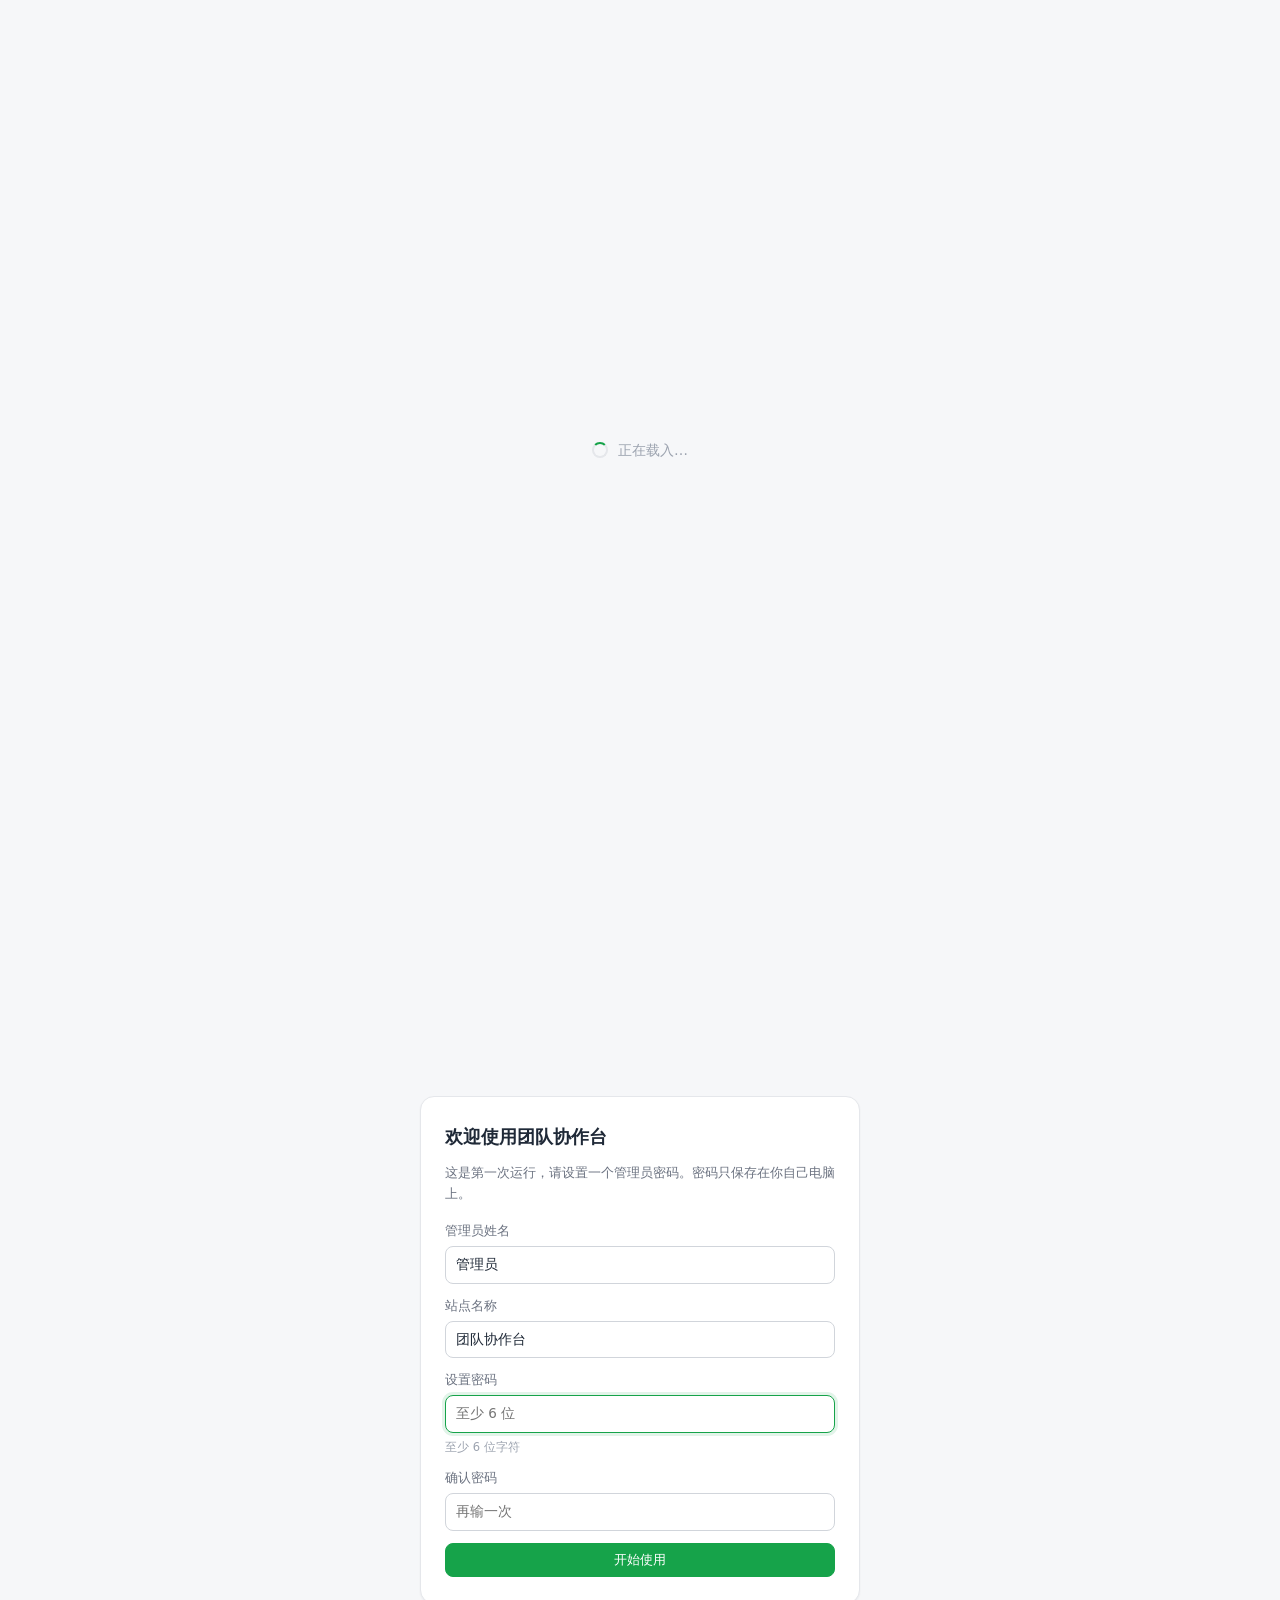
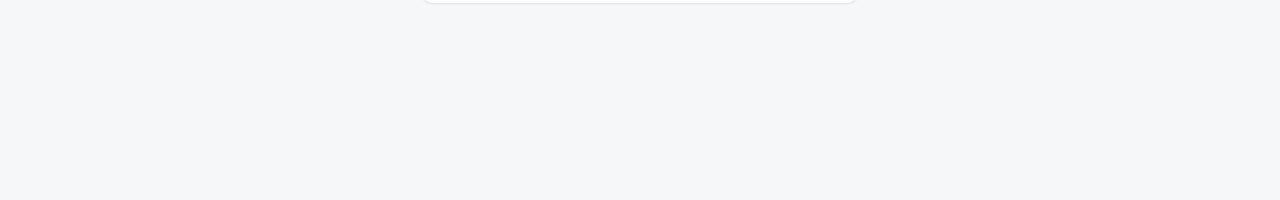
<file: src/index.html>
<!DOCTYPE html>
<html lang="zh-CN" data-theme="light">
<head>
<meta charset="UTF-8">
<meta name="viewport" content="width=device-width, initial-scale=1.0, viewport-fit=cover">
<meta name="color-scheme" content="light dark">
<meta name="format-detection" content="telephone=no">
<title>团队协作台</title>

<!-- 图标：SVG 优先（任意尺寸清晰），PNG 兜底老浏览器 -->
<link rel="icon" type="image/svg+xml" href="icons/icon.svg">
<link rel="icon" type="image/png" sizes="32x32" href="icons/icon-32.png">
<link rel="apple-touch-icon" sizes="180x180" href="icons/apple-touch-icon.png">
<link rel="mask-icon" href="icons/mask-icon.svg" color="#16a34a">
<meta name="theme-color" content="#16a34a">

<!-- 首屏骨架内联，避免等外链 CSS 时白屏 -->
<style>
  :root{
    --c-primary:#16a34a; --c-primary-d:#15803d;
    --bg:#f6f7f9; --surface:#fff; --surface-2:#f9fafb;
    --text:#1f2937; --text-2:#6b7280; --text-3:#9ca3af;
    --border:#e5e7eb; --border-2:#d1d5db;
    --danger:#dc2626; --warn:#d97706; --info:#2563eb;
  }
  html,body{margin:0;height:100%;font:14px/1.6 system-ui,-apple-system,"Segoe UI","Microsoft YaHei",sans-serif;
    background:var(--bg);color:var(--text);-webkit-text-size-adjust:100%}
  #bootTip{display:flex;align-items:center;justify-content:center;height:100%;color:var(--text-3);gap:10px}
  .bootspin{width:16px;height:16px;border:2px solid var(--border);border-top-color:var(--c-primary);
    border-radius:50%;animation:bspin .8s linear infinite}
  @keyframes bspin{to{transform:rotate(360deg)}}
  /* 致命错误页（boot.js 注入） */
  .fatal{max-width:640px;margin:8vh auto;padding:24px;background:var(--surface);
    border:1px solid #fecaca;border-radius:14px;color:#501313}
  .fatal h1{margin:0 0 12px;font-size:18px}
  .fatal pre{background:var(--surface-2);padding:10px;border-radius:8px;font-size:12px;overflow:auto}
  .fatal__help{margin:14px 0;font-size:13px;color:var(--text-2)}
  .fatal .btn{margin-top:8px}
</style>
</head>
<body>

<div id="bootTip">
  <span class="bootspin"></span>
  <span>正在载入…</span>
</div>

<div id="root"></div>

<!-- 全局遮罩与提示容器（由 UI kit 使用） -->
<div id="busyOverlay" class="busy" hidden>
  <div class="busy__box">
    <span class="spinner"></span>
    <span class="busy__text">处理中…</span>
  </div>
</div>
<div id="toastWrap" class="toasts" aria-live="polite" aria-atomic="false"></div>

<noscript>
  <div style="max-width:560px;margin:80px auto;padding:24px;background:#fff;border:1px solid #e5e7eb;border-radius:12px">
    <h1 style="font-size:16px;margin:0 0 10px">需要启用 JavaScript</h1>
    <p style="margin:0;color:#6b7280;font-size:13px">
      本程序是纯前端应用，所有功能都依赖 JavaScript。
      请在浏览器设置中启用 JavaScript 后重新打开 index.html。
    </p>
  </div>
</noscript>

<script src="js/boot.js"></script>
</body>
</html>
</file>
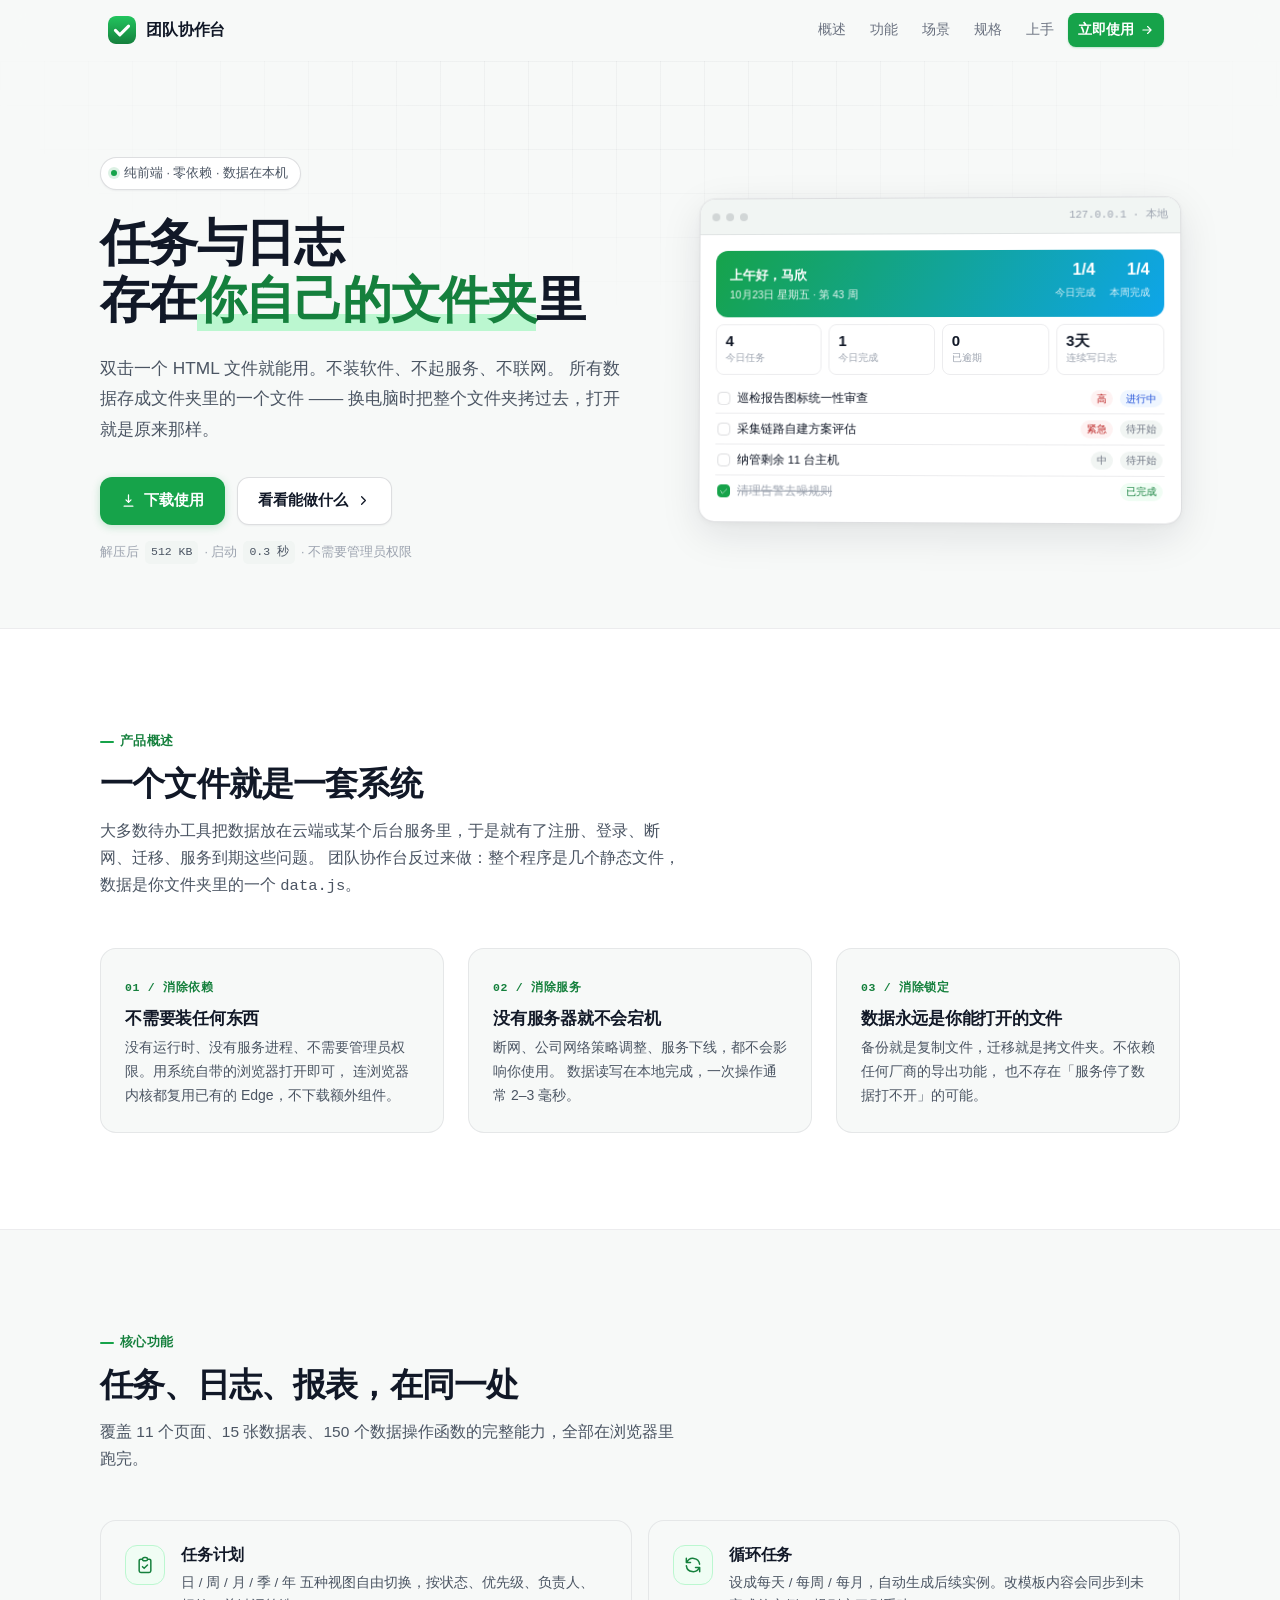
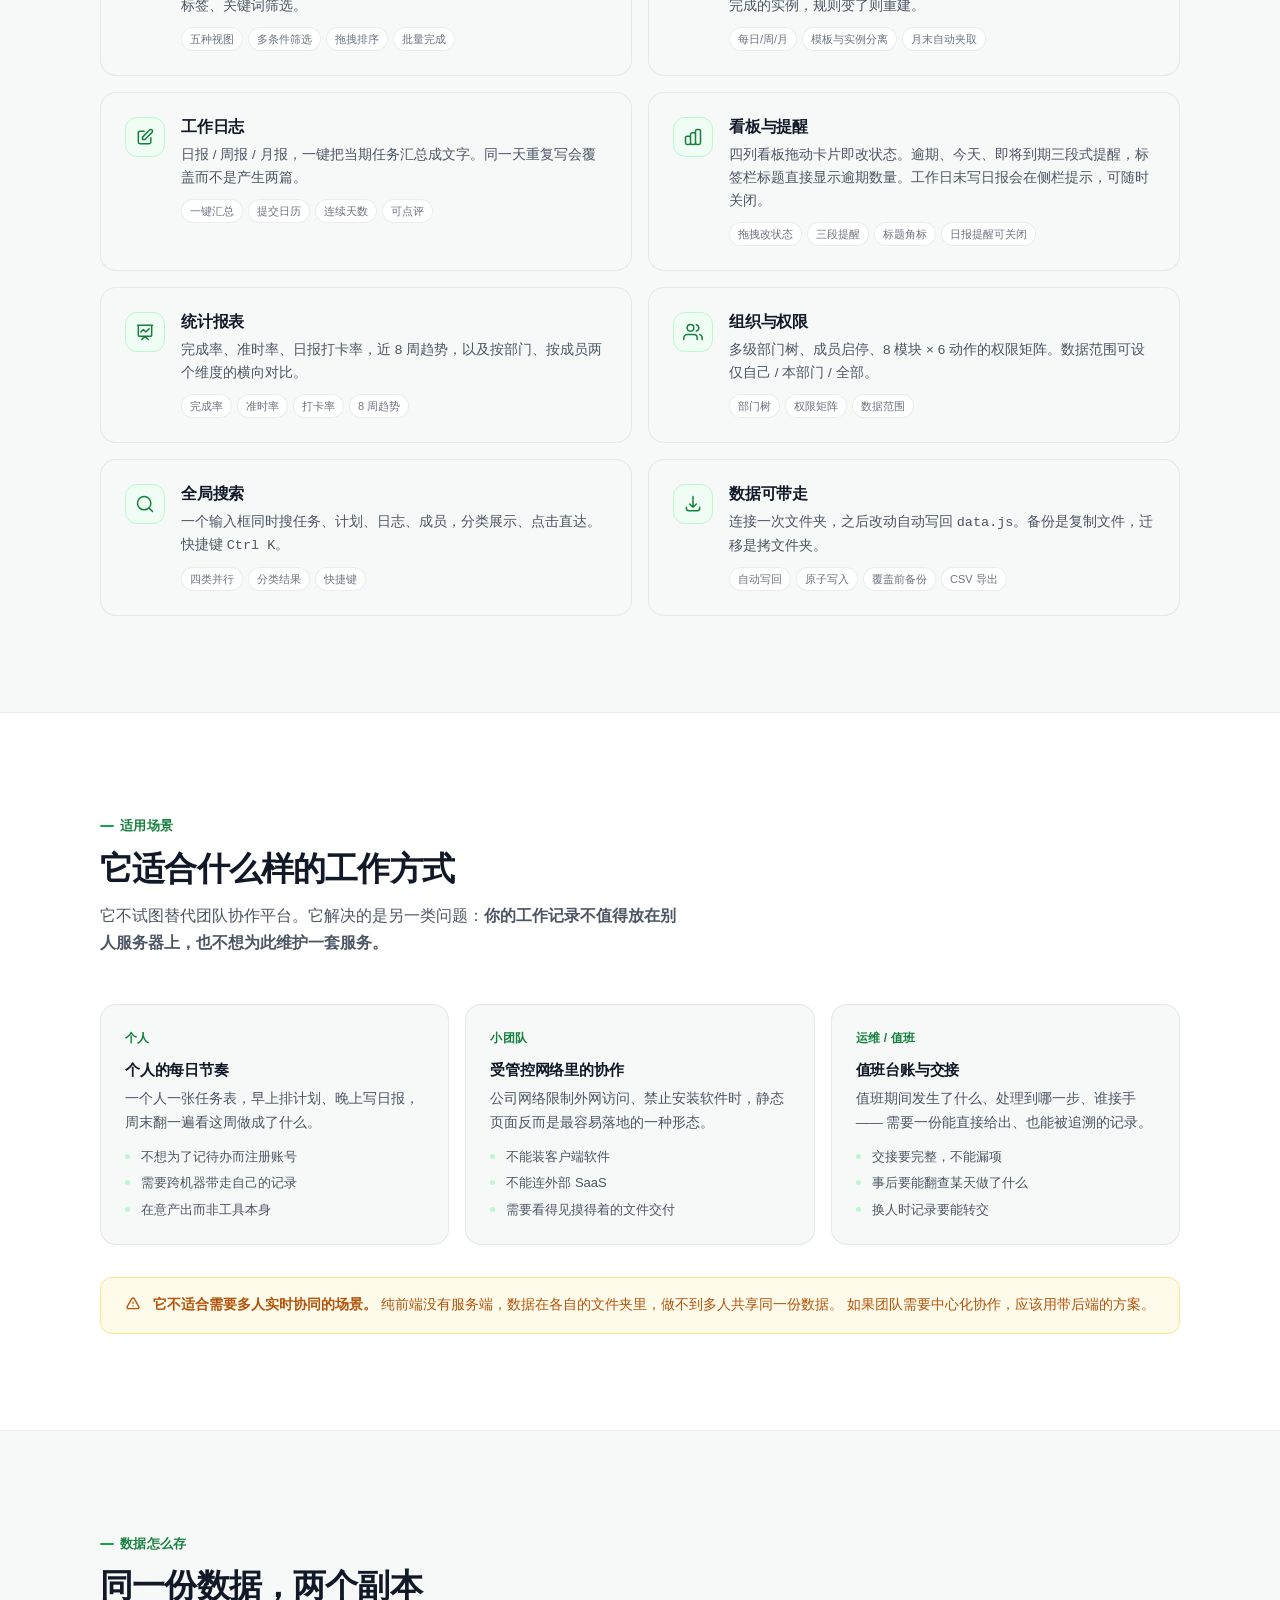
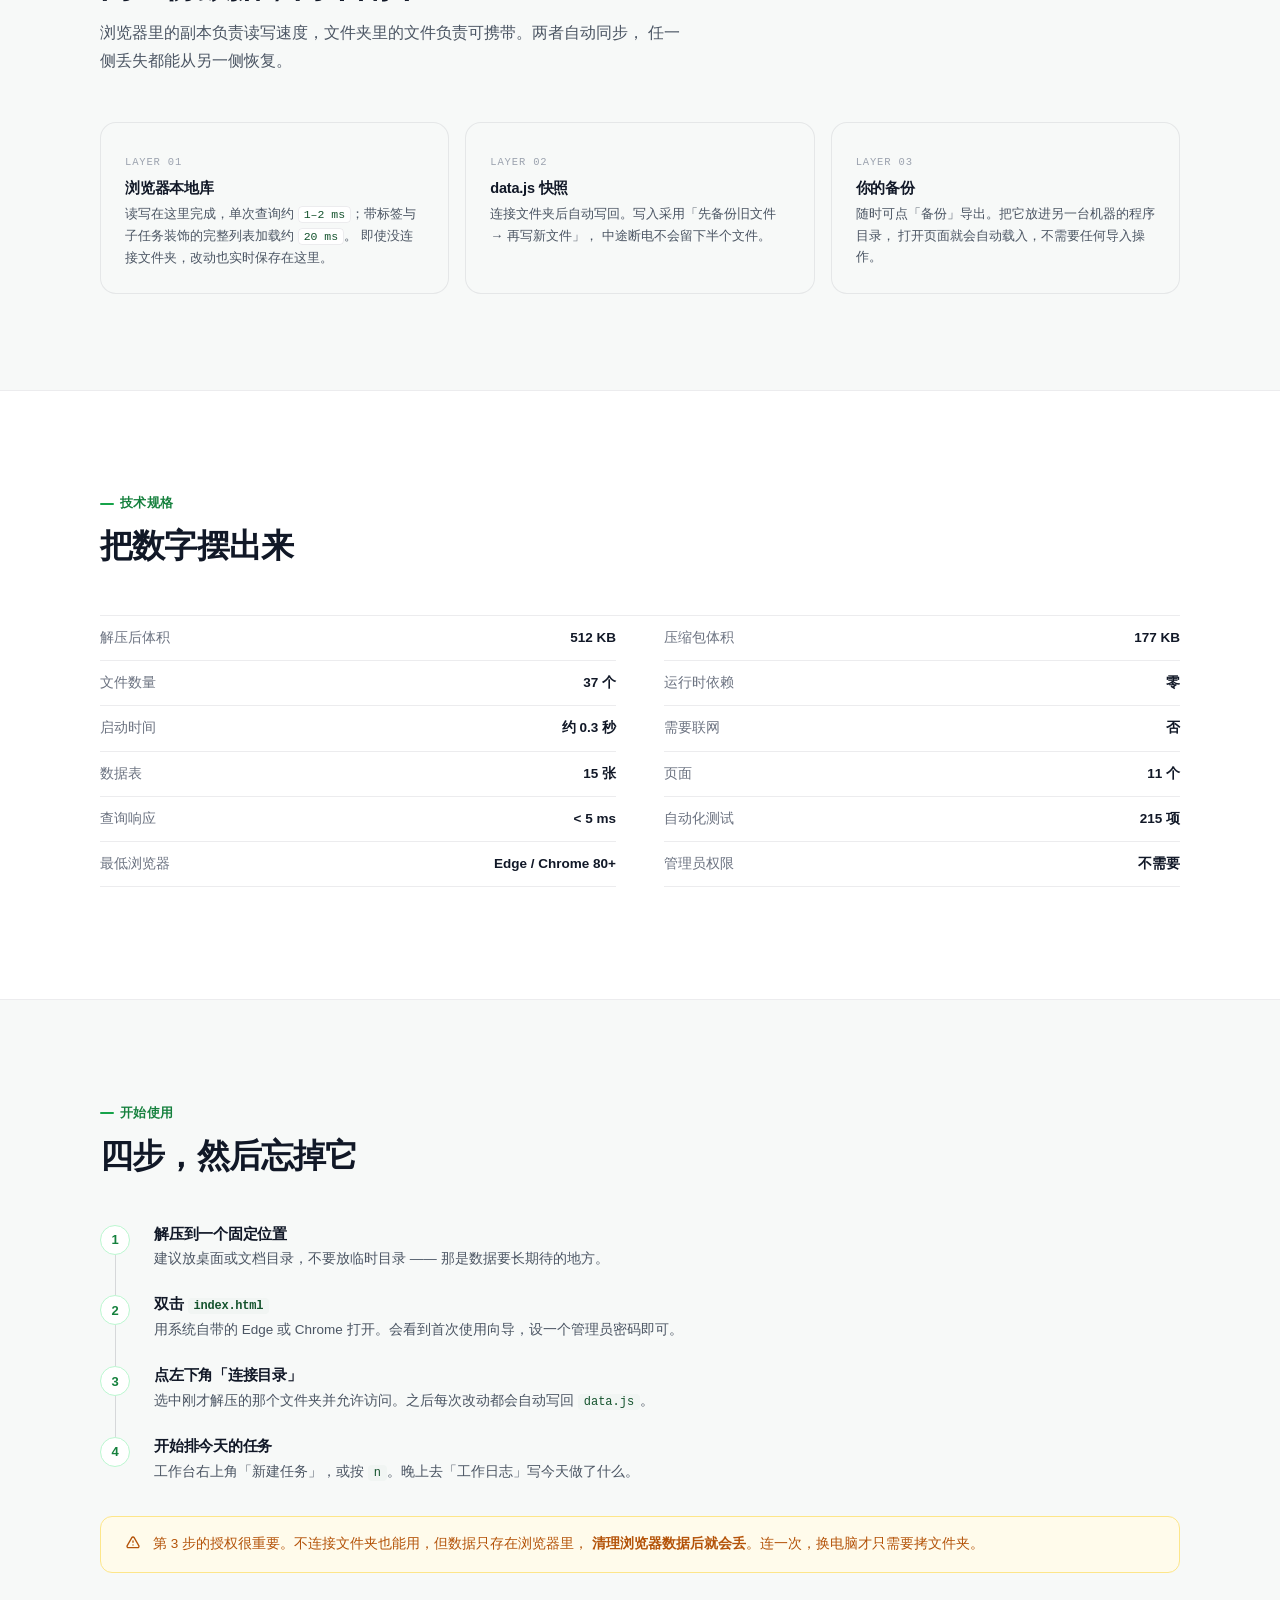
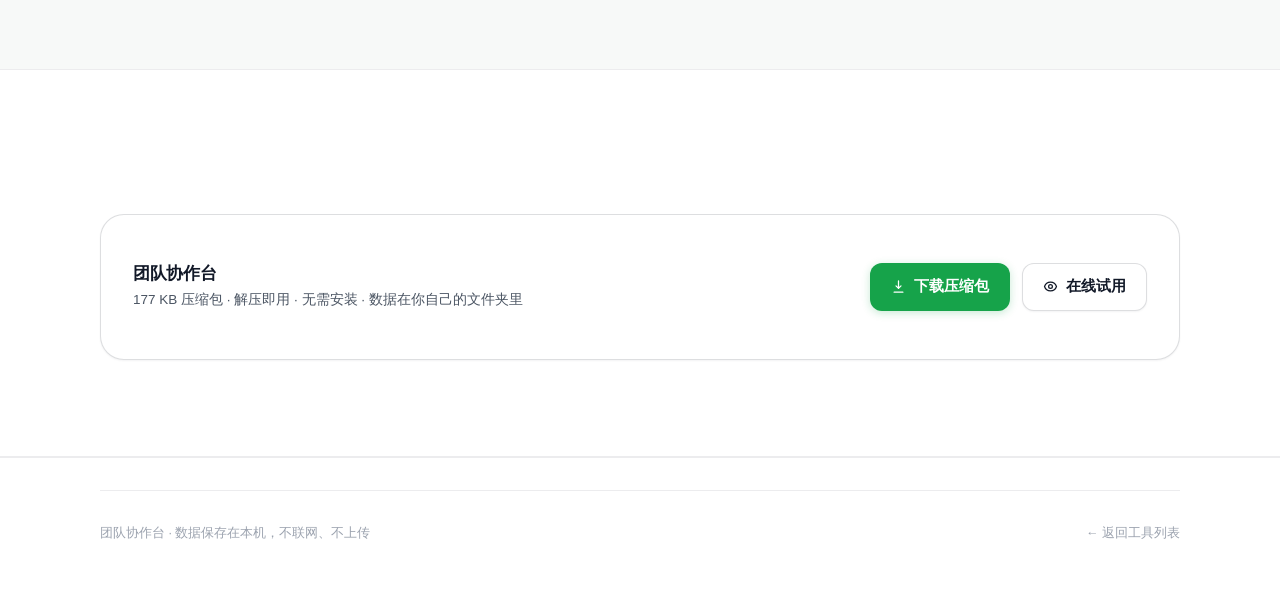
<file: docs/product.html>
<!DOCTYPE html>
<html lang="zh-CN">
<head>
<meta charset="UTF-8">
<meta name="viewport" content="width=device-width, initial-scale=1.0, viewport-fit=cover">
<title>团队协作台 — 数据在自己手里的任务与日志工具</title>
<meta name="description" content="纯前端单机任务计划与工作日志工具。双击 HTML 即用，零依赖、不联网，数据存成文件夹里一个文件，拷走就能换电脑。">
<link rel="icon" type="image/svg+xml" href="assets/icon.svg">
<meta name="theme-color" content="#16a34a">

<style>
/* ============================================================
   团队协作台 · 产品介绍页
   设计基调：清爽工作台。与产品界面同源（墨绿主色、白底、高信息密度），
   让访客第一眼就建立「这是同一个东西」的认知，而不是营销页与产品割裂。
   ============================================================ */

:root{
  /* 主色与产品界面一致，保证视觉连续性 */
  --accent:#16a34a;
  --accent-deep:#15803d;
  --accent-ink:#14532d;
  --accent-soft:#f0fdf4;
  --accent-line:#bbf7d0;

  /* 中性色偏绿，避免纯灰的冷淡感 */
  --canvas:#f7f9f8;
  --surface:#ffffff;
  --sunken:#f1f5f3;
  --ink:#111827;
  --ink-2:#4b5563;
  --ink-3:#6b7280;
  --ink-4:#9ca3af;
  --hair:rgba(17,24,39,.08);
  --hair-2:rgba(17,24,39,.14);

  --amber:#b45309;
  --amber-soft:#fffbeb;
  --red:#b91c1c;

  /* 4pt 基准的空间刻度 */
  --s1:4px; --s2:8px; --s3:12px; --s4:16px; --s5:24px;
  --s6:32px; --s7:48px; --s8:64px; --s9:96px; --s10:128px;

  --r-sm:8px; --r-md:12px; --r-lg:16px; --r-xl:24px; --r-full:999px;
  --maxw:1080px;

  /* 指数缓动：进入用 expo-out，状态切换用 quart-in-out */
  --ease-out:cubic-bezier(.16,1,.3,1);
  --ease-quart:cubic-bezier(.25,1,.5,1);
  --ease-io:cubic-bezier(.65,0,.35,1);

  --shadow-1:0 1px 2px rgba(17,24,39,.05);
  --shadow-2:0 4px 16px rgba(17,24,39,.07);
}

*,*::before,*::after{box-sizing:border-box}

html{-webkit-text-size-adjust:100%}

body{
  margin:0;
  /* 单一字体多字重：系统字体加载零延迟、中文渲染最稳 */
  font-family:-apple-system,BlinkMacSystemFont,"Segoe UI","PingFang SC","Microsoft YaHei","Noto Sans SC",Roboto,sans-serif;
  font-size:16px;
  line-height:1.65;
  color:var(--ink);
  background:var(--canvas);
  -webkit-font-smoothing:antialiased;
}

h1,h2,h3,h4{margin:0;font-weight:600;line-height:1.25;letter-spacing:-.015em}
p{margin:0}
a{color:inherit;text-decoration:none}
ul{margin:0;padding:0;list-style:none}

.wrap{width:min(100% - var(--s5) * 2, var(--maxw));margin-inline:auto}

/* 键盘可达：聚焦环不能被去掉 */
a:focus-visible,button:focus-visible{
  outline:2px solid var(--accent);
  outline-offset:3px;
  border-radius:var(--s1);
}

.sr{
  position:absolute;width:1px;height:1px;padding:0;margin:-1px;
  overflow:hidden;clip:rect(0 0 0 0);white-space:nowrap;border:0;
}

/* ============================================================
   顶栏
   ============================================================ */

.topbar{
  position:sticky;top:0;z-index:50;
  background:rgba(247,249,248,.82);
  backdrop-filter:blur(12px);
  border-bottom:1px solid transparent;
  transition:border-color .3s var(--ease-io),box-shadow .3s var(--ease-io);
}
.topbar.stuck{
  border-bottom-color:var(--hair);
  box-shadow:0 1px 12px rgba(17,24,39,.05);
}
.topbar .wrap{
  display:flex;align-items:center;gap:var(--s4);
  height:60px;padding-inline:var(--s2);
}

.brand{display:flex;align-items:center;gap:10px;font-weight:650;letter-spacing:-.01em}
.brand img{width:28px;height:28px;border-radius:var(--r-sm);display:block}
.brand span{font-size:15.5px}

.nav-links{
  margin-left:auto;display:flex;align-items:center;gap:var(--s1);
  font-size:14px;color:var(--ink-3);
  padding-right:var(--s2);
}
.nav-links a{
  padding:6px 10px;border-radius:var(--r-sm);
  transition:color .18s var(--ease-io),background .18s var(--ease-io);
}
.nav-links a:hover{color:var(--accent-ink);background:var(--accent-soft)}

.cta-mini{
  display:inline-flex;align-items:center;gap:6px;
  background:var(--accent);color:#fff;
  padding:7px 14px;border-radius:var(--r-full);
  font-size:13.5px;font-weight:600;
  box-shadow:0 1px 2px rgba(22,163,74,.25);
  transition:transform .18s var(--ease-out),background .18s var(--ease-io),box-shadow .18s var(--ease-io);
}
.cta-mini:hover{
  background:var(--accent-deep);
  transform:translateY(-1px);
  box-shadow:0 4px 12px rgba(22,163,74,.28);
}
.cta-mini svg{width:14px;height:14px}

/* ============================================================
   Hero
   ============================================================ */

.hero{position:relative;overflow:hidden;padding-block:var(--s9) var(--s8)}
.hero::before{
  /* 一层极淡的网格，暗示「结构化的工作台」，不是装饰性渐变 */
  content:"";position:absolute;inset:0;z-index:0;
  background-image:
    linear-gradient(to right,rgba(17,24,39,.035) 1px,transparent 1px),
    linear-gradient(to bottom,rgba(17,24,39,.035) 1px,transparent 1px);
  background-size:44px 44px;
  mask-image:radial-gradient(ellipse 70% 60% at 50% 0%,#000 20%,transparent 75%);
  -webkit-mask-image:radial-gradient(ellipse 70% 60% at 50% 0%,#000 20%,transparent 75%);
}
.hero .wrap{position:relative;z-index:1}

.hero-grid{
  display:grid;
  grid-template-columns:minmax(0,1.05fr) minmax(0,.95fr);
  gap:var(--s8);align-items:center;
}

.badge{
  display:inline-flex;align-items:center;gap:7px;
  background:var(--surface);
  border:1px solid var(--hair-2);
  border-radius:var(--r-full);
  padding:5px 12px 5px 10px;
  font-size:12.5px;color:var(--ink-2);font-weight:500;
  box-shadow:var(--shadow-1);
}
.badge .dot{
  width:6px;height:6px;border-radius:50%;
  background:var(--accent);
  box-shadow:0 0 0 3px rgba(22,163,74,.15);
}

h1{
  font-size:clamp(2rem,4.4vw,3.15rem);
  font-weight:700;letter-spacing:-.03em;line-height:1.14;
  margin-top:var(--s5);
}
h1 .hl{
  color:var(--accent-deep);
  /* 用底线强调而非高亮块，克制且不打断阅读节奏。
   * 关键：行高会被小字号压扁导致底线被裁，所以
   *   1) 用 padding-bottom 给底线留出空间
   *   2) box-decoration-break 保证换行时每行都完整
   *   3) 负 margin 抵消 padding，不破坏整体节奏 */
  background-image:linear-gradient(var(--accent-line),var(--accent-line));
  background-repeat:no-repeat;
  background-size:100% .34em;
  background-position:0 100%;
  padding-bottom:.06em;
  -webkit-box-decoration-break:clone;
  box-decoration-break:clone;
}

.lede{
  margin-top:var(--s5);
  font-size:clamp(1rem,1.35vw,1.125rem);
  line-height:1.78;
  color:var(--ink-2);
  max-width:34em;
}

.hero-actions{
  display:flex;flex-wrap:wrap;gap:var(--s3);
  margin-top:var(--s6);
}
.btn{
  display:inline-flex;align-items:center;gap:8px;
  padding:11px 20px;border-radius:var(--r-md);
  font-size:14.5px;font-weight:600;
  border:1px solid transparent;
  transition:transform .18s var(--ease-out),background .18s var(--ease-io),
             box-shadow .18s var(--ease-io),border-color .18s var(--ease-io);
}
.btn svg{width:15px;height:15px}
.btn-primary{
  background:var(--accent);color:#fff;
  box-shadow:0 2px 8px rgba(22,163,74,.24);
}
.btn-primary:hover{
  background:var(--accent-deep);transform:translateY(-2px);
  box-shadow:0 6px 18px rgba(22,163,74,.3);
}
.btn-ghost{
  background:var(--surface);color:var(--ink);
  border-color:var(--hair-2);
  box-shadow:var(--shadow-1);
}
.btn-ghost:hover{
  border-color:var(--ink-4);transform:translateY(-2px);
  box-shadow:var(--shadow-2);
}

.hero-note{
  margin-top:var(--s4);
  font-size:12.5px;color:var(--ink-4);
  display:flex;align-items:center;gap:6px;flex-wrap:wrap;
}
.hero-note code{
  font-family:ui-monospace,SFMono-Regular,Menlo,monospace;
  font-size:11.5px;
  background:var(--sunken);
  padding:2px 6px;border-radius:5px;
  color:var(--ink-2);
}

/* ---- Hero 右侧：功能示意窗 ---- */
.stage{position:relative}
.mock{
  background:var(--surface);
  border:1px solid var(--hair-2);
  border-radius:var(--r-lg);
  box-shadow:0 12px 40px rgba(17,24,39,.1),0 2px 8px rgba(17,24,39,.04);
  overflow:hidden;
  transform:perspective(1400px) rotateY(-2.5deg) rotateX(1.2deg);
  transition:transform .6s var(--ease-quart);
}
.mock:hover{transform:perspective(1400px) rotateY(0) rotateX(0)}

.mock-bar{
  display:flex;align-items:center;gap:6px;
  padding:9px 12px;border-bottom:1px solid var(--hair);
  background:var(--sunken);
}
.mock-bar i{width:8px;height:8px;border-radius:50%;background:var(--hair-2);display:block}
.mock-bar span{
  margin-left:auto;font-family:ui-monospace,SFMono-Regular,Menlo,monospace;
  font-size:10.5px;color:var(--ink-4);
}

.mock-body{padding:var(--s4)}

.mock-hero{
  background:linear-gradient(120deg,var(--accent),#0ea5e9);
  border-radius:var(--r-md);
  padding:12px 14px;color:#fff;
  display:flex;align-items:center;justify-content:space-between;gap:10px;
}
.mock-hero b{font-size:13px;font-weight:650;display:block}
.mock-hero small{font-size:10.5px;opacity:.9;display:block;margin-top:1px}
.mock-hero .nums{display:flex;gap:14px;text-align:right}
.mock-hero .nums em{font-style:normal;display:block;font-size:16px;font-weight:700;line-height:1}
.mock-hero .nums i{font-style:normal;font-size:9.5px;opacity:.85}

.mock-stats{
  display:grid;grid-template-columns:repeat(4,1fr);
  gap:7px;margin-top:7px;
}
.mock-stat{
  border:1px solid var(--hair);border-radius:var(--r-sm);
  padding:8px 9px;
}
.mock-stat b{display:block;font-size:15px;font-weight:700;line-height:1.1}
.mock-stat i{font-style:normal;font-size:9.5px;color:var(--ink-4);display:block;margin-top:1px}

.mock-list{margin-top:9px;display:flex;flex-direction:column;gap:1px}
.mock-row{
  display:flex;align-items:center;gap:7px;
  padding:5px 2px;font-size:11.5px;
  border-bottom:1px solid var(--hair);
}
.mock-row:last-child{border-bottom:0}
.mock-chk{
  width:13px;height:13px;flex:0 0 13px;
  border:1.5px solid var(--hair-2);border-radius:4px;
  display:flex;align-items:center;justify-content:center;
  font-size:8px;color:transparent;
}
.mock-chk.on{background:var(--accent);border-color:var(--accent);color:#fff}
.mock-row .t{flex:1;min-width:0;overflow:hidden;text-overflow:ellipsis;white-space:nowrap}
.mock-row.done .t{color:var(--ink-4);text-decoration:line-through}
.mock-pill{
  font-size:9.5px;padding:1px 6px;border-radius:var(--r-full);
  background:var(--sunken);color:var(--ink-3);white-space:nowrap;
}
.mock-pill.hi{background:#fef2f2;color:var(--red)}
.mock-pill.ing{background:#eff6ff;color:#1d4ed8}
.mock-pill.done-p{background:var(--accent-soft);color:var(--accent-deep)}

/* ============================================================
   Band（章节容器）
   ============================================================ */

.band{padding-block:var(--s9)}
.band.sunken{background:var(--surface);border-block:1px solid var(--hair)}

.kicker{
  display:inline-flex;align-items:center;gap:6px;
  font-size:12.5px;font-weight:650;letter-spacing:.02em;
  color:var(--accent-deep);
  margin-bottom:var(--s3);
}
.kicker::before{
  content:"";width:14px;height:2px;background:var(--accent);border-radius:1px;
}

h2{
  font-size:clamp(1.5rem,2.8vw,2.05rem);
  font-weight:700;letter-spacing:-.025em;
  max-width:24em;
}
.section-lede{
  margin-top:var(--s3);
  color:var(--ink-2);font-size:15.5px;line-height:1.75;
  max-width:38em;
}

/* ============================================================
   概述：三列要点
   ============================================================ */

.pillars{
  display:grid;grid-template-columns:repeat(3,1fr);
  gap:var(--s5);margin-top:var(--s7);
}
.pillar{
  padding:var(--s5);
  border:1px solid var(--hair);
  border-radius:var(--r-lg);
  background:var(--canvas);
  transition:border-color .25s var(--ease-io),transform .25s var(--ease-out),box-shadow .25s var(--ease-io);
}
.pillar:hover{
  border-color:var(--accent-line);
  transform:translateY(-3px);
  box-shadow:var(--shadow-2);
}
.pillar-num{
  font-family:ui-monospace,SFMono-Regular,Menlo,monospace;
  font-size:11.5px;color:var(--accent-deep);font-weight:600;
  letter-spacing:.06em;
}
.pillar h3{font-size:16.5px;margin-top:var(--s2)}
.pillar p{margin-top:var(--s2);font-size:14px;color:var(--ink-2);line-height:1.7}

/* ============================================================
   核心功能
   ============================================================ */

.features{display:grid;grid-template-columns:repeat(2,1fr);gap:var(--s4);margin-top:var(--s7)}
.feat{
  display:flex;gap:var(--s4);
  padding:var(--s5);
  background:var(--canvas);
  border:1px solid var(--hair);
  border-radius:var(--r-lg);
  transition:border-color .25s var(--ease-io),box-shadow .25s var(--ease-io),transform .25s var(--ease-out);
}
.feat:hover{
  border-color:var(--accent-line);
  box-shadow:var(--shadow-2);
  transform:translateY(-2px);
}
.feat-ico{
  flex:0 0 40px;width:40px;height:40px;
  border-radius:var(--r-md);
  background:var(--accent-soft);
  border:1px solid var(--accent-line);
  display:flex;align-items:center;justify-content:center;
  color:var(--accent-deep);
  transition:background .25s var(--ease-io),transform .25s var(--ease-out);
}
.feat:hover .feat-ico{background:var(--accent);border-color:var(--accent);color:#fff;transform:scale(1.06)}
.feat-ico svg{width:20px;height:20px}
.feat-body{min-width:0}
.feat h3{font-size:15.5px}
.feat p{margin-top:6px;font-size:13.5px;color:var(--ink-2);line-height:1.72}

/* 中英文混排时 baseline 不齐：给行内 code 微调 */
.feat p code,.step-body p code{white-space:nowrap}
.feat-tags{display:flex;flex-wrap:wrap;gap:5px;margin-top:10px}
.feat-tags span{
  font-size:11px;padding:2px 8px;border-radius:var(--r-full);
  background:var(--surface);border:1px solid var(--hair);
  color:var(--ink-3);
}

/* ============================================================
   适用场景
   ============================================================ */

.scenes{display:grid;grid-template-columns:repeat(3,1fr);gap:var(--s4);margin-top:var(--s7)}
.scene{
  padding:var(--s5);
  border-radius:var(--r-lg);
  border:1px solid var(--hair);
  background:var(--canvas);
  transition:border-color .25s var(--ease-io),transform .25s var(--ease-out);
}
.scene:hover{border-color:var(--accent-line);transform:translateY(-2px)}
.scene-who{
  font-size:12px;font-weight:650;color:var(--accent-deep);
  letter-spacing:.02em;margin-bottom:var(--s3);
}
.scene h3{font-size:15px}
.scene p{margin-top:var(--s2);font-size:13.5px;color:var(--ink-2);line-height:1.72}
.scene ul{margin-top:var(--s3);display:flex;flex-direction:column;gap:5px}
.scene li{
  font-size:13px;color:var(--ink-2);
  padding-left:16px;position:relative;
}
.scene li::before{
  content:"";position:absolute;left:0;top:.6em;
  width:5px;height:5px;border-radius:50%;
  background:var(--accent-line);
}

/* ============================================================
   数据流向图
   ============================================================ */

.flow{
  margin-top:var(--s7);
  display:grid;
  grid-template-columns:repeat(3,1fr);
  gap:var(--s4);
  align-items:stretch;
}
.flow-node{
  border:1px solid var(--hair);
  border-radius:var(--r-lg);
  padding:var(--s5);
  background:var(--canvas);
  position:relative;
  transition:border-color .25s var(--ease-io);
}
.flow-node:hover{border-color:var(--accent-line)}
.flow-node .n{
  font-family:ui-monospace,SFMono-Regular,Menlo,monospace;
  font-size:10.5px;color:var(--ink-4);letter-spacing:.08em;
}
.flow-node h3{font-size:14.5px;margin-top:6px}
.flow-node p{font-size:13px;color:var(--ink-2);margin-top:6px;line-height:1.65}
.flow-node code{
  font-family:ui-monospace,SFMono-Regular,Menlo,monospace;
  font-size:11.5px;background:var(--surface);
  border:1px solid var(--hair);padding:1px 5px;border-radius:4px;
  color:var(--accent-ink);
}

/* ============================================================
   规格表
   ============================================================ */

.specs{
  margin-top:var(--s7);
  display:grid;grid-template-columns:repeat(2,1fr);
  gap:0 var(--s7);
  border-top:1px solid var(--hair);
}
.spec{
  display:flex;align-items:baseline;justify-content:space-between;gap:var(--s4);
  padding:11px 0;border-bottom:1px solid var(--hair);
}
.spec dt{font-size:13.5px;color:var(--ink-3)}
.spec dd{
  margin:0;font-size:13.5px;font-weight:600;
  font-variant-numeric:tabular-nums;
  color:var(--ink);
  text-align:right;
}
.spec dd code{
  font-family:ui-monospace,SFMono-Regular,Menlo,monospace;
  font-size:12px;font-weight:500;
}

/* ============================================================
   安装步骤
   ============================================================ */

.steps{margin-top:var(--s7);display:flex;flex-direction:column;gap:0}
.step{
  display:grid;grid-template-columns:auto 1fr;
  gap:var(--s5);
  padding-bottom:var(--s5);
  position:relative;
}
.step:last-child{padding-bottom:0}
.step-n{
  width:30px;height:30px;flex:0 0 30px;
  border-radius:50%;
  background:var(--surface);
  border:1.5px solid var(--accent-line);
  color:var(--accent-deep);
  font-size:13px;font-weight:700;
  display:flex;align-items:center;justify-content:center;
  position:relative;z-index:1;
  transition:background .25s var(--ease-io),color .25s var(--ease-io),border-color .25s var(--ease-io);
}
.step:hover .step-n{background:var(--accent);color:#fff;border-color:var(--accent)}
.step:not(:last-child)::before{
  content:"";position:absolute;left:14.5px;top:30px;bottom:0;
  width:1px;background:var(--hair-2);
}
.step-body h3{font-size:15px}
.step-body p{font-size:13.5px;color:var(--ink-2);margin-top:5px;line-height:1.7}
.step-body code{
  font-family:ui-monospace,SFMono-Regular,Menlo,monospace;
  font-size:12px;background:var(--sunken);
  padding:1px 6px;border-radius:4px;color:var(--accent-ink);
}

.callout{
  margin-top:var(--s6);
  display:flex;gap:var(--s3);
  padding:var(--s4) var(--s5);
  background:var(--amber-soft);
  border:1px solid #fde68a;
  border-radius:var(--r-md);
  font-size:13.5px;color:var(--amber);line-height:1.7;
}
.callout svg{width:16px;height:16px;flex:0 0 16px;margin-top:2px}

/* ============================================================
   下载区
   ============================================================ */

.dl{
  margin-top:var(--s7);
  background:var(--surface);
  border:1px solid var(--hair-2);
  border-radius:var(--r-xl);
  padding:var(--s7) var(--s6);
  display:flex;align-items:center;justify-content:space-between;
  gap:var(--s6);flex-wrap:wrap;
  box-shadow:var(--shadow-1);
}
.dl-l h3{font-size:17px}
.dl-l p{font-size:13.5px;color:var(--ink-2);margin-top:5px}
.dl-r{display:flex;gap:var(--s3);flex-wrap:wrap}

/* ============================================================
   页脚
   ============================================================ */

.foot{
  padding-block:var(--s6);
  border-top:1px solid var(--hair);
  display:flex;align-items:center;justify-content:space-between;
  gap:var(--s4);flex-wrap:wrap;
  font-size:12.5px;color:var(--ink-4);
}
.foot a{transition:color .18s var(--ease-io)}
.foot a:hover{color:var(--accent-deep)}

/* ============================================================
   入场动效：渐进增强
   默认状态就是可见的 —— 万一 JS 挂了或 IO 不触发，
   内容依然在，绝不出现「整页 opacity:0」的经典事故。
   ============================================================ */

html.js .reveal{
  opacity:0;
  transform:translateY(14px);
  transition:opacity .7s var(--ease-out),transform .7s var(--ease-out);
  transition-delay:calc(var(--i,0) * 70ms);
  will-change:opacity,transform;
}
html.js .reveal.in{
  opacity:1;
  transform:none;
  will-change:auto;
}

@media (prefers-reduced-motion:reduce){
  html.js .reveal{opacity:1 !important;transform:none !important;transition:none !important}
  *{transition-duration:.01ms !important;animation-duration:.01ms !important}
}

/* ============================================================
   响应式
   ============================================================ */

@media (max-width:980px){
  .hero-grid{grid-template-columns:1fr;gap:var(--s7)}
  .hero{padding-block:var(--s8) var(--s7)}
  .stage{order:-1}          /* 手机端先看到界面，再读文案 */
  .mock{transform:none}
  .pillars{grid-template-columns:1fr 1fr;gap:var(--s4)}
  .features{grid-template-columns:1fr}
  .scenes{grid-template-columns:1fr 1fr}
  .flow{grid-template-columns:1fr}
  .specs{grid-template-columns:1fr;gap:0}
}

@media (max-width:720px){
  .nav-links{display:none}
  .topbar .wrap{height:56px}
  .band{padding-block:var(--s8)}
  .hero{padding-block:var(--s7) var(--s6)}
  .pillars{grid-template-columns:1fr}
  .scenes{grid-template-columns:1fr}
  .dl{padding:var(--s5);flex-direction:column;align-items:stretch}
  .dl-r{flex-direction:column}
  .dl-r .btn{justify-content:center}
  .foot{flex-direction:column;align-items:flex-start;gap:var(--s2)}
}

@media (max-width:400px){
  body{font-size:15px}
  .wrap{width:calc(100% - var(--s4) * 2)}
  .hero-actions .btn{width:100%;justify-content:center}
  .mock-stats{grid-template-columns:repeat(2,1fr)}
}

/* 打印：去掉动效与装饰，只留内容 */
@media print{
  .topbar,.hero::before,.hero-actions,.dl-r{display:none}
  html.js .reveal{opacity:1 !important;transform:none !important}
  body{background:#fff}
  .band{padding-block:var(--s5);break-inside:avoid}
}
</style>
</head>
<body>

<a class="sr" href="#main">跳到主要内容</a>

<!-- ============================ 顶栏 ============================ -->
<header class="topbar" id="topbar">
  <div class="wrap">
    <a class="brand" href="#">
      <img src="assets/icon.svg" alt="" width="28" height="28">
      <span>团队协作台</span>
    </a>
    <nav class="nav-links" aria-label="页面导航">
      <a href="#overview">概述</a>
      <a href="#features">功能</a>
      <a href="#scenes">场景</a>
      <a href="#specs">规格</a>
      <a href="#install">上手</a>
      <a href="#download" class="cta-mini">
        立即使用
        <svg viewBox="0 0 24 24" fill="none" stroke="currentColor" stroke-width="2" aria-hidden="true">
          <path d="M5 12h14M13 6l6 6-6 6" stroke-linecap="round" stroke-linejoin="round"/>
        </svg>
      </a>
    </nav>
  </div>
</header>

<main id="main">

<!-- ============================ Hero ============================ -->
<section class="hero">
  <div class="wrap">
    <div class="hero-grid">
      <div>
        <span class="badge">
          <i class="dot" aria-hidden="true"></i>
          纯前端 · 零依赖 · 数据在本机
        </span>

        <h1>任务与日志<br>存在<span class="hl">你自己的文件夹</span>里</h1>

        <p class="lede">
          双击一个 HTML 文件就能用。不装软件、不起服务、不联网。
          所有数据存成文件夹里的一个文件 —— 换电脑时把整个文件夹拷过去，打开就是原来那样。
        </p>

        <div class="hero-actions">
          <a class="btn btn-primary" href="#download">
            <svg viewBox="0 0 24 24" fill="none" stroke="currentColor" stroke-width="2" aria-hidden="true">
              <path d="M12 3v12m0 0l-4-4m4 4l4-4M5 21h14" stroke-linecap="round" stroke-linejoin="round"/>
            </svg>
            下载使用
          </a>
          <a class="btn btn-ghost" href="#features">
            看看能做什么
            <svg viewBox="0 0 24 24" fill="none" stroke="currentColor" stroke-width="2" aria-hidden="true">
              <path d="M9 6l6 6-6 6" stroke-linecap="round" stroke-linejoin="round"/>
            </svg>
          </a>
        </div>

        <p class="hero-note">
          解压后 <code>512 KB</code> · 启动 <code>0.3 秒</code> · 不需要管理员权限
        </p>
      </div>

      <!-- 界面示意：不是截图，是重新绘制的轻量 mock，
           保证任何分辨率下都清晰，也避免大图拖慢首屏 -->
      <div class="stage reveal" style="--i:1">
        <div class="mock" aria-hidden="true">
          <div class="mock-bar">
            <i></i><i></i><i></i>
            <span>127.0.0.1 · 本地</span>
          </div>
          <div class="mock-body">
            <div class="mock-hero">
              <div>
                <b>上午好，马欣</b>
                <small>10月23日 星期五 · 第 43 周</small>
              </div>
              <div class="nums">
                <div><em>1/4</em><i>今日完成</i></div>
                <div><em>1/4</em><i>本周完成</i></div>
              </div>
            </div>

            <div class="mock-stats">
              <div class="mock-stat"><b>4</b><i>今日任务</i></div>
              <div class="mock-stat"><b>1</b><i>今日完成</i></div>
              <div class="mock-stat"><b>0</b><i>已逾期</i></div>
              <div class="mock-stat"><b>3天</b><i>连续写日志</i></div>
            </div>

            <div class="mock-list">
              <div class="mock-row">
                <span class="mock-chk"></span>
                <span class="t">巡检报告图标统一性审查</span>
                <span class="mock-pill hi">高</span>
                <span class="mock-pill ing">进行中</span>
              </div>
              <div class="mock-row">
                <span class="mock-chk"></span>
                <span class="t">采集链路自建方案评估</span>
                <span class="mock-pill hi">紧急</span>
                <span class="mock-pill">待开始</span>
              </div>
              <div class="mock-row">
                <span class="mock-chk"></span>
                <span class="t">纳管剩余 11 台主机</span>
                <span class="mock-pill">中</span>
                <span class="mock-pill">待开始</span>
              </div>
              <div class="mock-row done">
                <span class="mock-chk on">✓</span>
                <span class="t">清理告警去噪规则</span>
                <span class="mock-pill done-p">已完成</span>
              </div>
            </div>
          </div>
        </div>
      </div>
    </div>
  </div>
</section>

<!-- ============================ 概述 ============================ -->
<section class="band sunken" id="overview">
  <div class="wrap">
    <span class="kicker">产品概述</span>
    <h2>一个文件就是一套系统</h2>
    <p class="section-lede">
      大多数待办工具把数据放在云端或某个后台服务里，于是就有了注册、登录、断网、迁移、服务到期这些问题。
      团队协作台反过来做：整个程序是几个静态文件，数据是你文件夹里的一个 <code>data.js</code>。
    </p>

    <div class="pillars">
      <div class="pillar reveal" style="--i:0">
        <span class="pillar-num">01 / 消除依赖</span>
        <h3>不需要装任何东西</h3>
        <p>
          没有运行时、没有服务进程、不需要管理员权限。用系统自带的浏览器打开即可，
          连浏览器内核都复用已有的 Edge，不下载额外组件。
        </p>
      </div>
      <div class="pillar reveal" style="--i:1">
        <span class="pillar-num">02 / 消除服务</span>
        <h3>没有服务器就不会宕机</h3>
        <p>
          断网、公司网络策略调整、服务下线，都不会影响你使用。
          数据读写在本地完成，一次操作通常 2–3 毫秒。
        </p>
      </div>
      <div class="pillar reveal" style="--i:2">
        <span class="pillar-num">03 / 消除锁定</span>
        <h3>数据永远是你能打开的文件</h3>
        <p>
          备份就是复制文件，迁移就是拷文件夹。不依赖任何厂商的导出功能，
          也不存在「服务停了数据打不开」的可能。
        </p>
      </div>
    </div>
  </div>
</section>

<!-- ============================ 核心功能 ============================ -->
<section class="band" id="features">
  <div class="wrap">
    <span class="kicker">核心功能</span>
    <h2>任务、日志、报表，在同一处</h2>
    <p class="section-lede">
      覆盖 11 个页面、15 张数据表、150 个数据操作函数的完整能力，全部在浏览器里跑完。
    </p>

    <div class="features">
      <article class="feat reveal" style="--i:0">
        <div class="feat-ico">
          <svg viewBox="0 0 24 24" fill="none" stroke="currentColor" stroke-width="1.8" aria-hidden="true">
            <path d="M9 5H7a2 2 0 00-2 2v12a2 2 0 002 2h10a2 2 0 002-2V7a2 2 0 00-2-2h-2M9 5a2 2 0 002 2h2a2 2 0 002-2M9 5a2 2 0 012-2h2a2 2 0 012 2m-6 9l2 2 4-4" stroke-linecap="round" stroke-linejoin="round"/>
          </svg>
        </div>
        <div class="feat-body">
          <h3>任务计划</h3>
          <p>日 / 周 / 月 / 季 / 年 五种视图自由切换，按状态、优先级、负责人、标签、关键词筛选。</p>
          <div class="feat-tags">
            <span>五种视图</span><span>多条件筛选</span><span>拖拽排序</span><span>批量完成</span>
          </div>
        </div>
      </article>

      <article class="feat reveal" style="--i:1">
        <div class="feat-ico">
          <svg viewBox="0 0 24 24" fill="none" stroke="currentColor" stroke-width="1.8" aria-hidden="true">
            <path d="M4 4v5h.582m15.356 2A8.001 8.001 0 004.582 9m0 0H9m11 11v-5h-.581m0 0a8.003 8.003 0 01-15.357-2m15.357 2H15" stroke-linecap="round" stroke-linejoin="round"/>
          </svg>
        </div>
        <div class="feat-body">
          <h3>循环任务</h3>
          <p>设成每天 / 每周 / 每月，自动生成后续实例。改模板内容会同步到未完成的实例，规则变了则重建。</p>
          <div class="feat-tags">
            <span>每日/周/月</span><span>模板与实例分离</span><span>月末自动夹取</span>
          </div>
        </div>
      </article>

      <article class="feat reveal" style="--i:2">
        <div class="feat-ico">
          <svg viewBox="0 0 24 24" fill="none" stroke="currentColor" stroke-width="1.8" aria-hidden="true">
            <path d="M11 5H6a2 2 0 00-2 2v11a2 2 0 002 2h11a2 2 0 002-2v-5m-1.414-9.414a2 2 0 112.828 2.828L11.828 15H9v-2.828l8.586-8.586z" stroke-linecap="round" stroke-linejoin="round"/>
          </svg>
        </div>
        <div class="feat-body">
          <h3>工作日志</h3>
          <p>日报 / 周报 / 月报，一键把当期任务汇总成文字。同一天重复写会覆盖而不是产生两篇。</p>
          <div class="feat-tags">
            <span>一键汇总</span><span>提交日历</span><span>连续天数</span><span>可点评</span>
          </div>
        </div>
      </article>

      <article class="feat reveal" style="--i:3">
        <div class="feat-ico">
          <svg viewBox="0 0 24 24" fill="none" stroke="currentColor" stroke-width="1.8" aria-hidden="true">
            <path d="M9 19v-6a2 2 0 00-2-2H5a2 2 0 00-2 2v6a2 2 0 002 2h2a2 2 0 002-2zm0 0V9a2 2 0 012-2h2a2 2 0 012 2v10m-6 0a2 2 0 002 2h2a2 2 0 002-2m0 0V5a2 2 0 012-2h2a2 2 0 012 2v14a2 2 0 01-2 2h-2a2 2 0 01-2-2z" stroke-linecap="round" stroke-linejoin="round"/>
          </svg>
        </div>
        <div class="feat-body">
          <h3>看板与提醒</h3>
          <p>四列看板拖动卡片即改状态。逾期、今天、即将到期三段式提醒，标签栏标题直接显示逾期数量。工作日未写日报会在侧栏提示，可随时关闭。</p>
          <div class="feat-tags">
            <span>拖拽改状态</span><span>三段提醒</span><span>标题角标</span><span>日报提醒可关闭</span>
          </div>
        </div>
      </article>

      <article class="feat reveal" style="--i:4">
        <div class="feat-ico">
          <svg viewBox="0 0 24 24" fill="none" stroke="currentColor" stroke-width="1.8" aria-hidden="true">
            <path d="M7 12l3-3 3 3 4-4M8 21l4-4 4 4M3 4h18M4 4h16v12a1 1 0 01-1 1H5a1 1 0 01-1-1V4z" stroke-linecap="round" stroke-linejoin="round"/>
          </svg>
        </div>
        <div class="feat-body">
          <h3>统计报表</h3>
          <p>完成率、准时率、日报打卡率，近 8 周趋势，以及按部门、按成员两个维度的横向对比。</p>
          <div class="feat-tags">
            <span>完成率</span><span>准时率</span><span>打卡率</span><span>8 周趋势</span>
          </div>
        </div>
      </article>

      <article class="feat reveal" style="--i:5">
        <div class="feat-ico">
          <svg viewBox="0 0 24 24" fill="none" stroke="currentColor" stroke-width="1.8" aria-hidden="true">
            <path d="M17 21v-2a4 4 0 00-4-4H5a4 4 0 00-4 4v2M9 11a4 4 0 100-8 4 4 0 000 8zm14 10v-2a4 4 0 00-3-3.87M16 3.13a4 4 0 010 7.75" stroke-linecap="round" stroke-linejoin="round"/>
          </svg>
        </div>
        <div class="feat-body">
          <h3>组织与权限</h3>
          <p>多级部门树、成员启停、8 模块 × 6 动作的权限矩阵。数据范围可设仅自己 / 本部门 / 全部。</p>
          <div class="feat-tags">
            <span>部门树</span><span>权限矩阵</span><span>数据范围</span>
          </div>
        </div>
      </article>

      <article class="feat reveal" style="--i:6">
        <div class="feat-ico">
          <svg viewBox="0 0 24 24" fill="none" stroke="currentColor" stroke-width="1.8" aria-hidden="true">
            <path d="M21 21l-4.35-4.35M11 19a8 8 0 100-16 8 8 0 000 16z" stroke-linecap="round" stroke-linejoin="round"/>
          </svg>
        </div>
        <div class="feat-body">
          <h3>全局搜索</h3>
          <p>一个输入框同时搜任务、计划、日志、成员，分类展示、点击直达。快捷键 <code>Ctrl K</code>。</p>
          <div class="feat-tags">
            <span>四类并行</span><span>分类结果</span><span>快捷键</span>
          </div>
        </div>
      </article>

      <article class="feat reveal" style="--i:7">
        <div class="feat-ico">
          <svg viewBox="0 0 24 24" fill="none" stroke="currentColor" stroke-width="1.8" aria-hidden="true">
            <path d="M4 16v1a3 3 0 003 3h10a3 3 0 003-3v-1M12 3v13m0 0l-4-4m4 4l4-4" stroke-linecap="round" stroke-linejoin="round"/>
          </svg>
        </div>
        <div class="feat-body">
          <h3>数据可带走</h3>
          <p>连接一次文件夹，之后改动自动写回 <code>data.js</code>。备份是复制文件，迁移是拷文件夹。</p>
          <div class="feat-tags">
            <span>自动写回</span><span>原子写入</span><span>覆盖前备份</span><span>CSV 导出</span>
          </div>
        </div>
      </article>
    </div>
  </div>
</section>

<!-- ============================ 适用场景 ============================ -->
<section class="band sunken" id="scenes">
  <div class="wrap">
    <span class="kicker">适用场景</span>
    <h2>它适合什么样的工作方式</h2>
    <p class="section-lede">
      它不试图替代团队协作平台。它解决的是另一类问题：<strong>你的工作记录不值得放在别人服务器上，也不想为此维护一套服务。</strong>
    </p>

    <div class="scenes">
      <article class="scene reveal" style="--i:0">
        <div class="scene-who">个人</div>
        <h3>个人的每日节奏</h3>
        <p>一个人一张任务表，早上排计划、晚上写日报，周末翻一遍看这周做成了什么。</p>
        <ul>
          <li>不想为了记待办而注册账号</li>
          <li>需要跨机器带走自己的记录</li>
          <li>在意产出而非工具本身</li>
        </ul>
      </article>

      <article class="scene reveal" style="--i:1">
        <div class="scene-who">小团队</div>
        <h3>受管控网络里的协作</h3>
        <p>公司网络限制外网访问、禁止安装软件时，静态页面反而是最容易落地的一种形态。</p>
        <ul>
          <li>不能装客户端软件</li>
          <li>不能连外部 SaaS</li>
          <li>需要看得见摸得着的文件交付</li>
        </ul>
      </article>

      <article class="scene reveal" style="--i:2">
        <div class="scene-who">运维 / 值班</div>
        <h3>值班台账与交接</h3>
        <p>值班期间发生了什么、处理到哪一步、谁接手 —— 需要一份能直接给出、也能被追溯的记录。</p>
        <ul>
          <li>交接要完整，不能漏项</li>
          <li>事后要能翻查某天做了什么</li>
          <li>换人时记录要能转交</li>
        </ul>
      </article>
    </div>

    <div class="callout reveal" style="--i:3">
      <svg viewBox="0 0 24 24" fill="none" stroke="currentColor" stroke-width="2" aria-hidden="true">
        <path d="M12 9v2m0 4h.01M5 19h14a2 2 0 001.84-2.75L13.74 4a2 2 0 00-3.5 0L3.16 16.25A2 2 0 005 19z" stroke-linecap="round" stroke-linejoin="round"/>
      </svg>
      <div>
        <strong>它不适合需要多人实时协同的场景。</strong>
        纯前端没有服务端，数据在各自的文件夹里，做不到多人共享同一份数据。
        如果团队需要中心化协作，应该用带后端的方案。
      </div>
    </div>
  </div>
</section>

<!-- ============================ 数据怎么存 ============================ -->
<section class="band">
  <div class="wrap">
    <span class="kicker">数据怎么存</span>
    <h2>同一份数据，两个副本</h2>
    <p class="section-lede">
      浏览器里的副本负责读写速度，文件夹里的文件负责可携带。两者自动同步，
      任一侧丢失都能从另一侧恢复。
    </p>

    <div class="flow">
      <div class="flow-node reveal" style="--i:0">
        <span class="n">LAYER 01</span>
        <h3>浏览器本地库</h3>
        <p>
          读写在这里完成，单次查询约 <code>1–2 ms</code>；带标签与子任务装饰的完整列表加载约 <code>20 ms</code>。
          即使没连接文件夹，改动也实时保存在这里。
        </p>
      </div>
      <div class="flow-node reveal" style="--i:1">
        <span class="n">LAYER 02</span>
        <h3>data.js 快照</h3>
        <p>
          连接文件夹后自动写回。写入采用「先备份旧文件 → 再写新文件」，
          中途断电不会留下半个文件。
        </p>
      </div>
      <div class="flow-node reveal" style="--i:2">
        <span class="n">LAYER 03</span>
        <h3>你的备份</h3>
        <p>
          随时可点「备份」导出。把它放进另一台机器的程序目录，
          打开页面就会自动载入，不需要任何导入操作。
        </p>
      </div>
    </div>
  </div>
</section>

<!-- ============================ 规格 ============================ -->
<section class="band sunken" id="specs">
  <div class="wrap">
    <span class="kicker">技术规格</span>
    <h2>把数字摆出来</h2>

    <dl class="specs">
      <div class="spec reveal" style="--i:0"><dt>解压后体积</dt><dd>512 KB</dd></div>
      <div class="spec reveal" style="--i:0"><dt>压缩包体积</dt><dd>177 KB</dd></div>
      <div class="spec reveal" style="--i:1"><dt>文件数量</dt><dd>37 个</dd></div>
      <div class="spec reveal" style="--i:1"><dt>运行时依赖</dt><dd>零</dd></div>
      <div class="spec reveal" style="--i:2"><dt>启动时间</dt><dd>约 0.3 秒</dd></div>
      <div class="spec reveal" style="--i:2"><dt>需要联网</dt><dd>否</dd></div>
      <div class="spec reveal" style="--i:3"><dt>数据表</dt><dd>15 张</dd></div>
      <div class="spec reveal" style="--i:3"><dt>页面</dt><dd>11 个</dd></div>
      <div class="spec reveal" style="--i:4"><dt>查询响应</dt><dd>&lt; 5 ms</dd></div>
      <div class="spec reveal" style="--i:4"><dt>自动化测试</dt><dd>215 项</dd></div>
      <div class="spec reveal" style="--i:5"><dt>最低浏览器</dt><dd>Edge / Chrome 80+</dd></div>
      <div class="spec reveal" style="--i:5"><dt>管理员权限</dt><dd>不需要</dd></div>
    </dl>
  </div>
</section>

<!-- ============================ 上手 ============================ -->
<section class="band" id="install">
  <div class="wrap">
    <span class="kicker">开始使用</span>
    <h2>四步，然后忘掉它</h2>

    <div class="steps">
      <div class="step reveal" style="--i:0">
        <span class="step-n">1</span>
        <div class="step-body">
          <h3>解压到一个固定位置</h3>
          <p>建议放桌面或文档目录，不要放临时目录 —— 那是数据要长期待的地方。</p>
        </div>
      </div>

      <div class="step reveal" style="--i:1">
        <span class="step-n">2</span>
        <div class="step-body">
          <h3>双击 <code>index.html</code></h3>
          <p>用系统自带的 Edge 或 Chrome 打开。会看到首次使用向导，设一个管理员密码即可。</p>
        </div>
      </div>

      <div class="step reveal" style="--i:2">
        <span class="step-n">3</span>
        <div class="step-body">
          <h3>点左下角「连接目录」</h3>
          <p>选中刚才解压的那个文件夹并允许访问。之后每次改动都会自动写回 <code>data.js</code>。</p>
        </div>
      </div>

      <div class="step reveal" style="--i:3">
        <span class="step-n">4</span>
        <div class="step-body">
          <h3>开始排今天的任务</h3>
          <p>工作台右上角「新建任务」，或按 <code>n</code>。晚上去「工作日志」写今天做了什么。</p>
        </div>
      </div>
    </div>

    <div class="callout reveal" style="--i:4">
      <svg viewBox="0 0 24 24" fill="none" stroke="currentColor" stroke-width="2" aria-hidden="true">
        <path d="M12 9v2m0 4h.01M5 19h14a2 2 0 001.84-2.75L13.74 4a2 2 0 00-3.5 0L3.16 16.25A2 2 0 005 19z" stroke-linecap="round" stroke-linejoin="round"/>
      </svg>
      <div>
        第 3 步的授权很重要。不连接文件夹也能用，但数据只存在浏览器里，
        <strong>清理浏览器数据后就会丢</strong>。连一次，换电脑才只需要拷文件夹。
      </div>
    </div>
  </div>
</section>

<!-- ============================ 下载 ============================ -->
<section class="band sunken" id="download">
  <div class="wrap">
    <div class="dl reveal">
      <div class="dl-l">
        <h3>团队协作台</h3>
        <p>177 KB 压缩包 · 解压即用 · 无需安装 · 数据在你自己的文件夹里</p>
      </div>
      <div class="dl-r">
        <a class="btn btn-primary" href="assets/team-planner.zip" download>
          <svg viewBox="0 0 24 24" fill="none" stroke="currentColor" stroke-width="2" aria-hidden="true">
            <path d="M12 3v12m0 0l-4-4m4 4l4-4M5 21h14" stroke-linecap="round" stroke-linejoin="round"/>
          </svg>
          下载压缩包
        </a>
        <a class="btn btn-ghost" href="app/index.html" target="_blank" rel="noopener">
          <svg viewBox="0 0 24 24" fill="none" stroke="currentColor" stroke-width="2" aria-hidden="true">
            <path d="M15 12a3 3 0 11-6 0 3 3 0 016 0z" stroke-linecap="round" stroke-linejoin="round"/>
            <path d="M2.458 12C3.732 7.943 7.523 5 12 5c4.478 0 8.268 2.943 9.542 7-1.274 4.057-5.064 7-9.542 7-4.477 0-8.268-2.943-9.542-7z" stroke-linecap="round" stroke-linejoin="round"/>
          </svg>
          在线试用
        </a>
      </div>
    </div>
  </div>
</section>

</main>

<!-- ============================ 页脚 ============================ -->
<footer class="band sunken" style="padding-block:var(--s6)">
  <div class="wrap">
    <div class="foot">
      <span>团队协作台 · 数据保存在本机，不联网、不上传</span>
      <span>
        <a href="https://example-site.com/">← 返回工具列表</a>
      </span>
    </div>
  </div>
</footer>

<script>
/* ============================================================
 * 渐进增强的入场动效
 *
 * 关键：先给 html 加 .js 类，CSS 里只有 .js 存在时才允许隐藏。
 * 这样 JS 挂掉、IntersectionObserver 不支持、被打印时，
 * 内容始终可见 —— 不会出现「整页停在 opacity:0」的经典事故。
 * ============================================================ */

(function () {
  var doc = document.documentElement;

  // 顶栏加阴影
  var topbar = document.getElementById('topbar');
  var onScroll = function () {
    topbar.classList.toggle('stuck', window.scrollY > 8);
  };
  window.addEventListener('scroll', onScroll, { passive: true });
  onScroll();

  // 尊重减少动效偏好：直接显示，不接管
  var reduce = window.matchMedia && window.matchMedia('(prefers-reduced-motion: reduce)').matches;
  if (reduce) return;

  var items = document.querySelectorAll('.reveal');
  if (!items.length) return;

  // 不支持 IO：不隐藏，直接可见
  if (!('IntersectionObserver' in window)) return;

  doc.classList.add('js');

  var io = new IntersectionObserver(function (entries) {
    entries.forEach(function (e) {
      if (e.isIntersecting) {
        e.target.classList.add('in');
        io.unobserve(e.target);
      }
    });
  }, { rootMargin: '0px 0px -8% 0px', threshold: 0.08 });

  Array.prototype.forEach.call(items, function (el) { io.observe(el); });

  // 兜底：2 秒后仍未进入视口的（如锚点跳转后）也强制显示，
  // 避免用户滚到底部时内容还藏着
  setTimeout(function () {
    Array.prototype.forEach.call(items, function (el) {
      if (!el.classList.contains('in')) {
        var r = el.getBoundingClientRect();
        if (r.top < window.innerHeight * 1.2) el.classList.add('in');
      }
    });
  }, 2000);
})();
</script>

</body>
</html>
</file>
